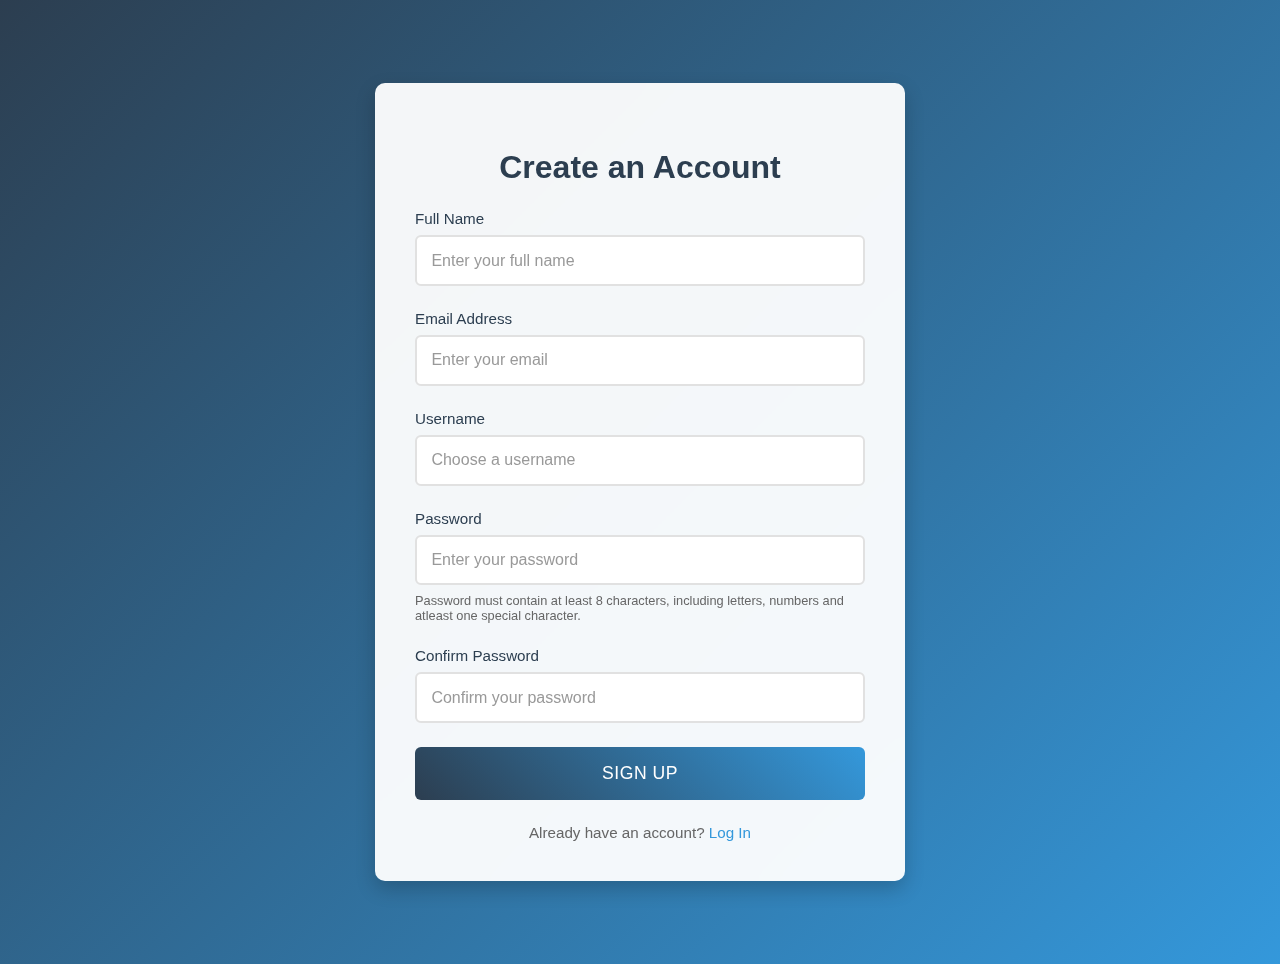
<file: Signup/login.html>
<!DOCTYPE html>
<html lang="en">
<head>
    <meta charset="UTF-8">
    <meta name="viewport" content="width=device-width, initial-scale=1.0">
    <title>Sign Up</title>
    <style>
        body {
            font-family: 'Roboto', Arial, sans-serif;
            background: linear-gradient(135deg, #2c3e50, #3498db);
            margin: 0;
            padding: 2rem;
            min-height: 100vh;
            display: flex;
            justify-content: center;
            align-items: center;
            color: #333;
        }
        .signup-container {
            background-color: rgba(255, 255, 255, 0.95);
            padding: 2.5rem;
            border-radius: 10px;
            box-shadow: 0 8px 20px rgba(0, 0, 0, 0.2);
            width: 90%;
            max-width: 400px;
            backdrop-filter: blur(10px);
            margin: 2rem auto;
        }
        h2 {
            color: #2c3e50;
            font-size: clamp(1.5rem, 4vw, 2rem);
            margin-bottom: 1.5rem;
            font-weight: 600;
        }
        .form-group {
            margin-bottom: 1.5rem;
            position: relative;
        }
        label {
            display: block;
            margin-bottom: 0.5rem;
            font-weight: 500;
            color: #2c3e50;
            font-size: clamp(0.85rem, 2vw, 0.95rem);
        }
        input {
            width: 100%;
            padding: clamp(0.7rem, 2vw, 0.9rem);
            border: 2px solid #e1e1e1;
            border-radius: 6px;
            box-sizing: border-box;
            transition: all 0.3s ease;
            font-size: clamp(0.9rem, 2vw, 1rem);
        }
        input:focus {
            border-color: #3498db;
            outline: none;
            box-shadow: 0 0 0 3px rgba(52, 152, 219, 0.1);
        }
        button {
            background: linear-gradient(45deg, #2c3e50, #3498db);
            color: white;
            padding: clamp(0.8rem, 2vw, 1rem);
            border: none;
            border-radius: 6px;
            cursor: pointer;
            width: 100%;
            font-size: clamp(1rem, 2vw, 1.1rem);
            font-weight: 500;
            transition: all 0.3s ease;
            text-transform: uppercase;
            letter-spacing: 0.5px;
        }
        button:hover {
            background: linear-gradient(45deg, #3498db, #2c3e50);
            transform: translateY(-2px);
            box-shadow: 0 5px 15px rgba(0, 0, 0, 0.2);
        }
        .form-footer {
            text-align: center;
            margin-top: 1.5rem;
            color: #666;
            font-size: clamp(0.85rem, 2vw, 0.95rem);
        }
        .form-footer a {
            color: #3498db;
            text-decoration: none;
            font-weight: 500;
            transition: color 0.3s ease;
        }
        .form-footer a:hover {
            color: #2c3e50;
            text-decoration: underline;
        }
        input::placeholder {
            color: #999;
        }
        @media (max-width: 480px) {
            body {
                padding: 1rem;
            }
            .signup-container {
                padding: 1.5rem;
                margin: 1rem auto;
                width: 95%;
            }
        }
        @media (min-width: 1200px) {
            .signup-container {
                max-width: 450px;
            }
        }
    </style>
</head>
<body>
    <div class="signup-container">
        <h2 style="text-align: center;">Create an Account</h2>
        <form id="signup-form">
            <div class="form-group">
                <label for="fullname">Full Name</label>
                <input type="text" id="fullname" name="fullname" required placeholder="Enter your full name">
            </div>
            <div class="form-group">
                <label for="email">Email Address</label>
                <input type="email" id="email" name="email" required placeholder="Enter your email">
            </div>
            <div class="form-group">
                <label for="username">Username</label>
                <input type="text" id="username" name="username" required 
                    placeholder="Choose a username" 
                    pattern="^[a-zA-Z0-9_]+$"
                    title="Username can only contain letters, numbers and underscore"
                    onblur="checkUsername(this.value)">
                <span id="username-error" style="color: red; font-size: 0.8rem; display: none;">This username is already taken</span>
                <span id="username-format-error" style="color: red; font-size: 0.8rem; display: none;">Username can only contain letters, numbers and underscore</span>
            </div>
            <script>
                async function checkUsername(username) {
                    // Check username format first
                    const formatRegex = /^[a-zA-Z0-9_]+$/;
                    const formatErrorSpan = document.getElementById('username-format-error');
                    const errorSpan = document.getElementById('username-error');
                    const submitButton = document.querySelector('button[type="submit"]');

                    if (!formatRegex.test(username)) {
                        formatErrorSpan.style.display = 'block';
                        errorSpan.style.display = 'none';
                        submitButton.disabled = true;
                        return;
                    }
                    
                    formatErrorSpan.style.display = 'none';

                    // Make API call to check if username exists
                    const response = await fetch('/api/check-username', {
                        method: 'POST',
                        headers: {
                            'Content-Type': 'application/json'
                        },
                        body: JSON.stringify({ username })
                    });
                    const data = await response.json();
                    
                    if (data.exists) {
                        errorSpan.style.display = 'block';
                        submitButton.disabled = true;
                    } else {
                        errorSpan.style.display = 'none';
                        submitButton.disabled = false;
                    }
                }
            </script>
            <div class="form-group">
                <label for="password">Password</label>
                <input type="password" id="password" name="password" required 
                    pattern="^(?=.*[A-Za-z])(?=.*\d)(?=.*[@$!%*#?&])[A-Za-z\d@$!%*#?&]{8,}$"
                    title="Password must be at least 8 characters long and include letters, numbers and special characters"
                    placeholder="Enter your password ">
                <span id="password-requirements" style="color: #666; font-size: 0.8rem; display: block; margin-top: 0.5rem;">
                    Password must contain at least 8 characters, including letters, numbers and atleast one special character.
                </span>
            </div>
            <div class="form-group">
                <label for="confirm-password">Confirm Password</label>
                <input type="password" id="confirm-password" name="confirm-password" required 
                    pattern="^(?=.*[A-Za-z])(?=.*\d)(?=.*[@$!%*#?&])[A-Za-z\d@$!%*#?&]{8,}$"
                    title="Password must be at least 8 characters long and include letters, numbers and special characters"
                    placeholder="Confirm your password">
                <span id="password-match-error" style="color: red; font-size: 0.8rem; display: none;">
                    Passwords do not match
                </span>
            </div>
            <button type="submit" onclick="window.location.href='../index.html'">Sign Up</button>
            <div id="success-popup" style="display: none; position: fixed; top: 50%; left: 50%; transform: translate(-50%, -50%); background: white; padding: 20px; border-radius: 10px; box-shadow: 0 0 20px rgba(0,0,0,0.2); text-align: center; z-index: 1000;">
                <h3 style="color: #2c3e50; margin-bottom: 15px;">Signup Successful!</h3>
                <p style="color: #666; margin-bottom: 20px;">Thank you for creating an account.</p>
            </div>

            <script>
                function showSuccessPopup(event) {
                    event.preventDefault();
                    document.getElementById('success-popup').style.display = 'block';
                    setTimeout(() => {
                        window.location.href = '../index.html';
                    }, 2000); // Redirect after 2 seconds
                }

                // Update the submit button click handler
                document.querySelector('button[type="submit"]').onclick = showSuccessPopup;
            </script>
            <div class="form-footer">
                Already have an account? <a href="login.html">Log In</a>
            </div>
        </form>
    </div>
 
    <script>
        document.getElementById('signup-form').addEventListener('submit', function(event) {
            event.preventDefault();
            
            // Check if passwords match
            const password = document.getElementById('password').value;
            const confirmPassword = document.getElementById('confirm-password').value;
            
            if (password !== confirmPassword) {
                alert('Passwords do not match!');
                return;
            }
            
            // Here you would typically send the form data to your server
            console.log('Form submitted');
            // You can add AJAX request here to handle form submission
        });
    </script>
</body>
</html>
</file>
